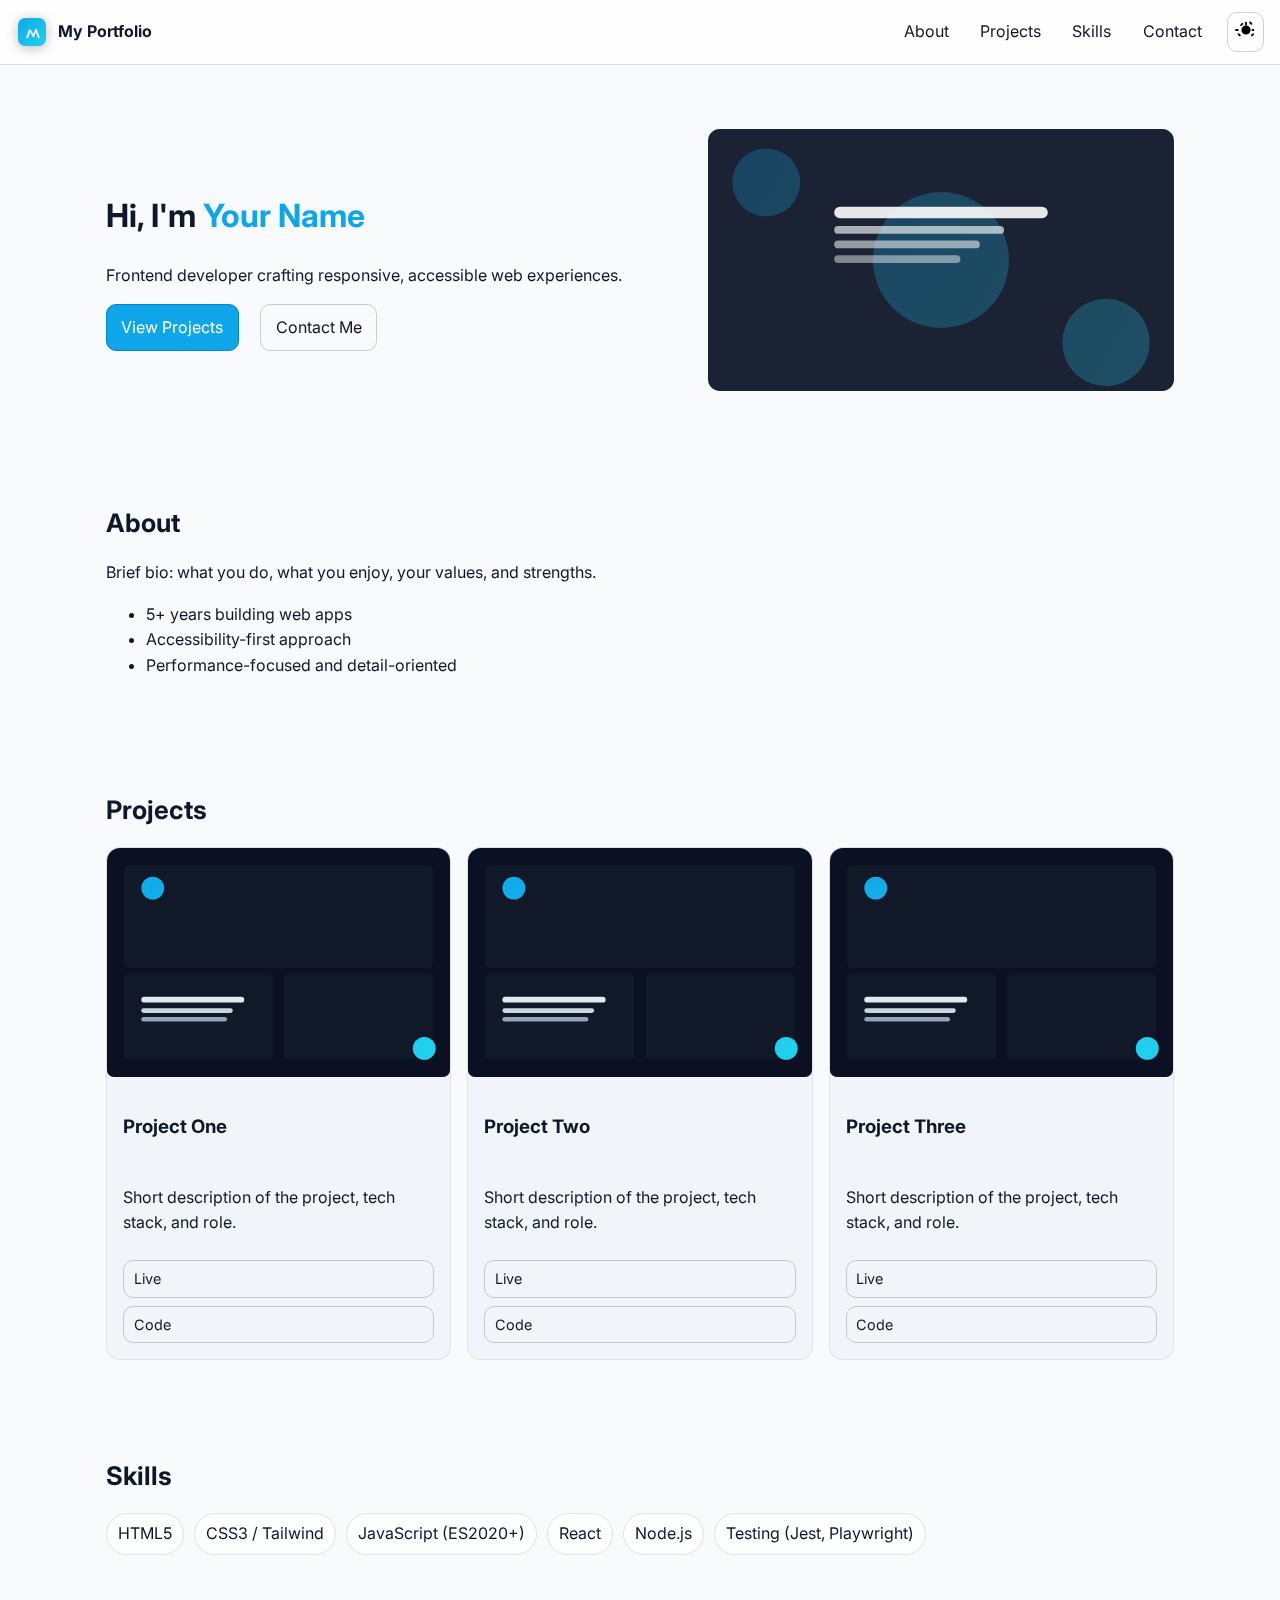
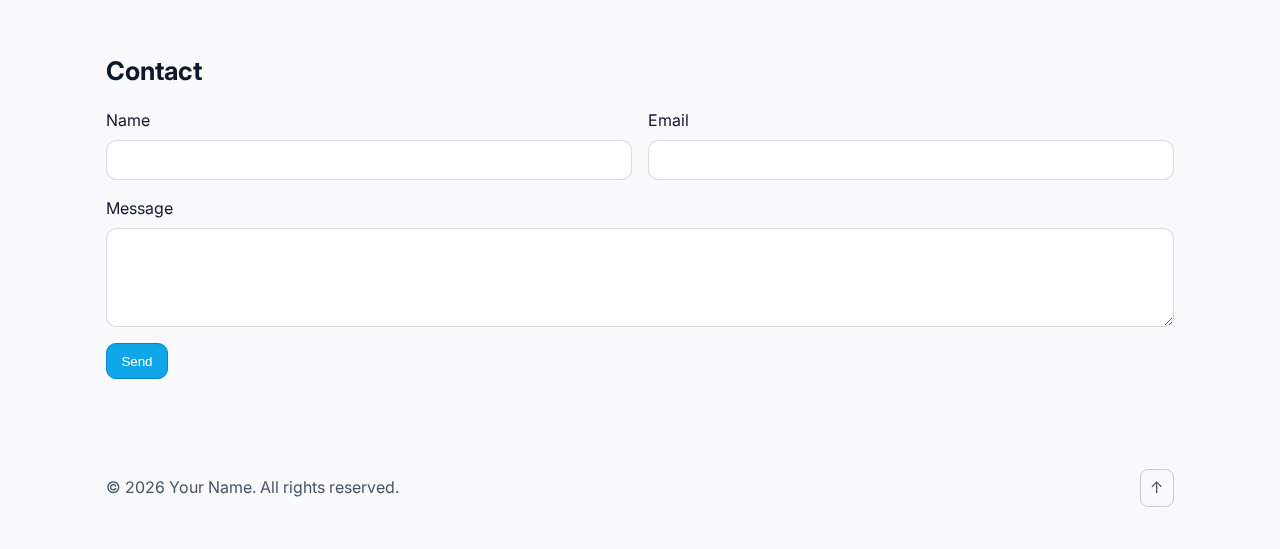
<file: index.html>
<!doctype html>
<html lang="en">
<head>
	<meta charset="utf-8">
	<meta name="viewport" content="width=device-width, initial-scale=1">
	<title>My Portfolio</title>
	<meta name="description" content="Responsive personal portfolio website showcasing projects, skills, and contact information.">
	<meta name="theme-color" content="#0ea5e9">
	<link rel="icon" href="/assets/icons/favicon.svg" type="image/svg+xml">
	<link rel="preconnect" href="https://fonts.googleapis.com">
	<link rel="preconnect" href="https://fonts.gstatic.com" crossorigin>
	<link href="https://fonts.googleapis.com/css2?family=Inter:wght@400;500;600;700&display=swap" rel="stylesheet">
	<link rel="stylesheet" href="/css/style.css">
</head>
<body>
	<header class="site-header" id="top">
		<a class="brand" href="#top" aria-label="Home">
			<img src="/assets/icons/logo.svg" alt="Logo" width="32" height="32">
			<span>My Portfolio</span>
		</a>
		<button class="nav-toggle" aria-expanded="false" aria-controls="primary-nav" aria-label="Toggle navigation">
			<span class="bar"></span>
			<span class="bar"></span>
			<span class="bar"></span>
		</button>
		<nav id="primary-nav" class="primary-nav">
			<ul>
				<li><a href="#about">About</a></li>
				<li><a href="#projects">Projects</a></li>
				<li><a href="#skills">Skills</a></li>
				<li><a href="#contact">Contact</a></li>
			</ul>
			<button class="theme-toggle" aria-label="Toggle theme">
				<svg viewBox="0 0 24 24" width="22" height="22" aria-hidden="true"><path d="M12 3a1 1 0 0 1 1 1v2a1 1 0 1 1-2 0V4a1 1 0 0 1 1-1Zm0 14a5 5 0 1 1 0-10 5 5 0 0 1 0 10Zm8-5a1 1 0 0 1 1 1h-2a1 1 0 1 1 0-2h2a1 1 0 0 1-1 1ZM4 12a1 1 0 0 1-1 1H1a1 1 0 1 1 0-2h2a1 1 0 0 1 1 1Zm13.657 6.657a1 1 0 0 1 0-1.414l1.414-1.414a1 1 0 0 1 1.414 1.414L19.07 18.657a1 1 0 0 1-1.414 0ZM5.929 7.343a1 1 0 0 1 0-1.414L7.343 4.515A1 1 0 0 1 8.757 5.93L7.343 7.343A1 1 0 0 1 5.93 7.343Zm12.728-1.414a1 1 0 0 1-1.414 0L15.829 4.515A1 1 0 1 1 17.243 3.1l1.414 1.414a1 1 0 0 1 0 1.415ZM5.929 18.657a1 1 0 0 1-1.414 0L3.1 17.243A1 1 0 1 1 4.515 15.83l1.414 1.414a1 1 0 0 1 0 1.414Z"/></svg>
			</button>
		</nav>
	</header>

	<main>
		<section class="hero" aria-label="Intro">
			<div class="hero-content">
				<h1>Hi, I'm <span class="accent">Your Name</span></h1>
				<p>Frontend developer crafting responsive, accessible web experiences.</p>
				<div class="hero-cta">
					<a class="btn primary" href="#projects">View Projects</a>
					<a class="btn" href="#contact">Contact Me</a>
				</div>
			</div>
			<img class="hero-graphic" src="/assets/images/hero-placeholder.svg" alt="Abstract hero graphic" width="480" height="360">
		</section>

		<section id="about" class="section">
			<h2>About</h2>
			<p>Brief bio: what you do, what you enjoy, your values, and strengths.</p>
			<ul class="about-highlights">
				<li>5+ years building web apps</li>
				<li>Accessibility-first approach</li>
				<li>Performance-focused and detail-oriented</li>
			</ul>
		</section>

		<section id="projects" class="section">
			<h2>Projects</h2>
			<div class="projects-grid">
				<article class="card">
					<img src="/assets/images/project-1.svg" alt="Project 1 preview" width="600" height="400">
					<div class="card-body">
						<h3>Project One</h3>
						<p>Short description of the project, tech stack, and role.</p>
						<a class="btn small" href="#" target="_blank" rel="noopener">Live</a>
						<a class="btn small" href="#" target="_blank" rel="noopener">Code</a>
					</div>
				</article>
				<article class="card">
					<img src="/assets/images/project-2.svg" alt="Project 2 preview" width="600" height="400">
					<div class="card-body">
						<h3>Project Two</h3>
						<p>Short description of the project, tech stack, and role.</p>
						<a class="btn small" href="#" target="_blank" rel="noopener">Live</a>
						<a class="btn small" href="#" target="_blank" rel="noopener">Code</a>
					</div>
				</article>
				<article class="card">
					<img src="/assets/images/project-3.svg" alt="Project 3 preview" width="600" height="400">
					<div class="card-body">
						<h3>Project Three</h3>
						<p>Short description of the project, tech stack, and role.</p>
						<a class="btn small" href="#" target="_blank" rel="noopener">Live</a>
						<a class="btn small" href="#" target="_blank" rel="noopener">Code</a>
					</div>
				</article>
			</div>
		</section>

		<section id="skills" class="section">
			<h2>Skills</h2>
			<ul class="skills-list">
				<li>HTML5</li>
				<li>CSS3 / Tailwind</li>
				<li>JavaScript (ES2020+)</li>
				<li>React</li>
				<li>Node.js</li>
				<li>Testing (Jest, Playwright)</li>
			</ul>
		</section>

		<section id="contact" class="section">
			<h2>Contact</h2>
			<form class="contact-form" name="contact" netlify>
				<label>
					<span>Name</span>
					<input name="name" type="text" required>
				</label>
				<label>
					<span>Email</span>
					<input name="email" type="email" required>
				</label>
				<label class="full">
					<span>Message</span>
					<textarea name="message" rows="5" required></textarea>
				</label>
				<div class="form-actions">
					<button class="btn primary" type="submit">Send</button>
				</div>
			</form>
		</section>
	</main>

	<footer class="site-footer">
		<p>© <span id="year"></span> Your Name. All rights reserved.</p>
		<a href="#top" class="to-top" aria-label="Back to top">↑</a>
	</footer>

	<script src="/js/main.js" defer></script>
</body>
</html>
</file>
<file: css/style.css>
:root{
	--bg:#0b1022;
	--surface:#0f172a;
	--text:#e2e8f0;
	--muted:#94a3b8;
	--primary:#0ea5e9;
	--primary-600:#0284c7;
	--accent:#22d3ee;
	--card:#111827;
	--ring:0 0 0 2px var(--primary);
}
:root.light{
	--bg:#f8fafc;
	--surface:#ffffff;
	--text:#0f172a;
	--muted:#475569;
	--primary:#0ea5e9;
	--primary-600:#0284c7;
	--accent:#0ea5e9;
	--card:#f1f5f9;
}
*{box-sizing:border-box}
html,body{height:100%}
body{
	margin:0;
	font-family:Inter,system-ui,-apple-system,Segoe UI,Roboto,Ubuntu,Cantarell,Noto Sans,sans-serif;
	background:var(--bg);
	color:var(--text);
	line-height:1.6;
}
img{max-width:100%;display:block;height:auto}
main{display:block}

/* Layout */
.site-header{
	position:sticky;top:0;z-index:50;
	background:color-mix(in oklab, var(--surface) 90%, transparent);
	backdrop-filter:saturate(120%) blur(8px);
	border-bottom:1px solid color-mix(in oklab, var(--text) 15%, transparent);
	display:flex;align-items:center;justify-content:space-between;
	padding:0.75rem 1rem;
}
.brand{display:flex;align-items:center;gap:0.6rem;color:inherit;text-decoration:none;font-weight:700}
.brand img{filter:drop-shadow(0 2px 6px rgba(0,0,0,.25))}

.primary-nav{display:flex;align-items:center;gap:1rem}
.primary-nav ul{list-style:none;display:flex;gap:0.75rem;margin:0;padding:0}
.primary-nav a{color:var(--text);text-decoration:none;padding:0.5rem 0.6rem;border-radius:8px}
.primary-nav a:hover{background:color-mix(in oklab, var(--text) 8%, transparent)}
.theme-toggle{background:transparent;border:1px solid color-mix(in oklab, var(--text) 20%, transparent);color:var(--text);border-radius:10px;padding:0.4rem;cursor:pointer}

.nav-toggle{display:none;background:transparent;border:0;color:var(--text);cursor:pointer}
.nav-toggle .bar{display:block;width:24px;height:2px;background:var(--text);margin:5px 0;border-radius:2px}

.hero{
	display:grid;grid-template-columns:1.1fr 0.9fr;gap:2rem;align-items:center;
	padding:4rem 1rem;max-width:1100px;margin:0 auto;
}
.hero-graphic{justify-self:end;opacity:0.95}
.hero .accent{color:var(--accent)}
.hero .btn{margin-right:0.75rem}

.section{max-width:1100px;margin:0 auto;padding:3rem 1rem}
.section h2{font-size:clamp(1.4rem,2vw,2rem);margin:0 0 1rem}

.projects-grid{display:grid;grid-template-columns:repeat(3,minmax(0,1fr));gap:1rem}
.card{background:var(--card);border:1px solid color-mix(in oklab, var(--text) 8%, transparent);border-radius:14px;overflow:hidden;display:flex;flex-direction:column}
.card-body{padding:1rem;display:grid;gap:0.5rem}

.skills-list{display:flex;flex-wrap:wrap;gap:0.6rem;padding:0;margin:0;list-style:none}
.skills-list li{border:1px solid color-mix(in oklab, var(--text) 12%, transparent);padding:0.45rem 0.7rem;border-radius:999px;background:color-mix(in oklab, var(--surface) 75%, transparent)}

.contact-form{display:grid;grid-template-columns:repeat(2,1fr);gap:1rem}
.contact-form label{display:grid;gap:0.4rem}
.contact-form label.full{grid-column:1 / -1}
.contact-form input,.contact-form textarea{width:100%;padding:0.7rem 0.8rem;border-radius:10px;border:1px solid color-mix(in oklab, var(--text) 16%, transparent);background:var(--surface);color:var(--text)}
.form-actions{grid-column:1 / -1}

.site-footer{display:flex;align-items:center;justify-content:space-between;max-width:1100px;margin:0 auto;padding:2rem 1rem;color:var(--muted)}
.to-top{color:inherit;text-decoration:none;border:1px solid color-mix(in oklab, var(--text) 20%, transparent);padding:0.3rem 0.6rem;border-radius:8px}

/* Buttons */
.btn{display:inline-block;border:1px solid color-mix(in oklab, var(--text) 20%, transparent);padding:0.6rem 0.9rem;border-radius:10px;text-decoration:none;color:var(--text);transition:transform .05s ease}
.btn:hover{transform:translateY(-1px);background:color-mix(in oklab, var(--text) 8%, transparent)}
.btn.primary{background:var(--primary);border-color:var(--primary-600);color:white}
.btn.small{padding:0.4rem 0.6rem;font-size:0.9rem}

/* Scroll and focus */
:target{scroll-margin-top:72px}
:focus-visible{outline:2px solid var(--primary);outline-offset:2px}

/* Responsive */
@media (max-width: 900px){
	.hero{grid-template-columns:1fr;gap:1.5rem;padding-top:2.5rem}
	.hero-graphic{order:-1;justify-self:center;width:min(80%,520px)}
	.projects-grid{grid-template-columns:repeat(2,minmax(0,1fr))}
}
@media (max-width: 640px){
	.nav-toggle{display:block}
	.primary-nav{position:fixed;inset:56px 0 auto 0;background:var(--surface);padding:0.75rem 1rem;border-bottom:1px solid color-mix(in oklab, var(--text) 15%, transparent);display:grid;grid-template-columns:1fr auto;align-items:center;gap:0.5rem;transform:translateY(-120%);transition:transform .2s ease}
	.primary-nav.open{transform:translateY(0)}
	.primary-nav ul{grid-column:1 / -1;display:grid;gap:0.25rem}
	.hero{padding:2rem 1rem}
	.projects-grid{grid-template-columns:1fr}
	.contact-form{grid-template-columns:1fr}
	.site-footer{flex-direction:column;gap:0.8rem;text-align:center}
}

/* Utilities */
.hero-cta{display:flex;flex-wrap:wrap;gap:0.6rem}
.hidden{display:none}

/* Scrollspy */
.primary-nav a.active{background:color-mix(in oklab, var(--primary) 35%, transparent)}
</file>
